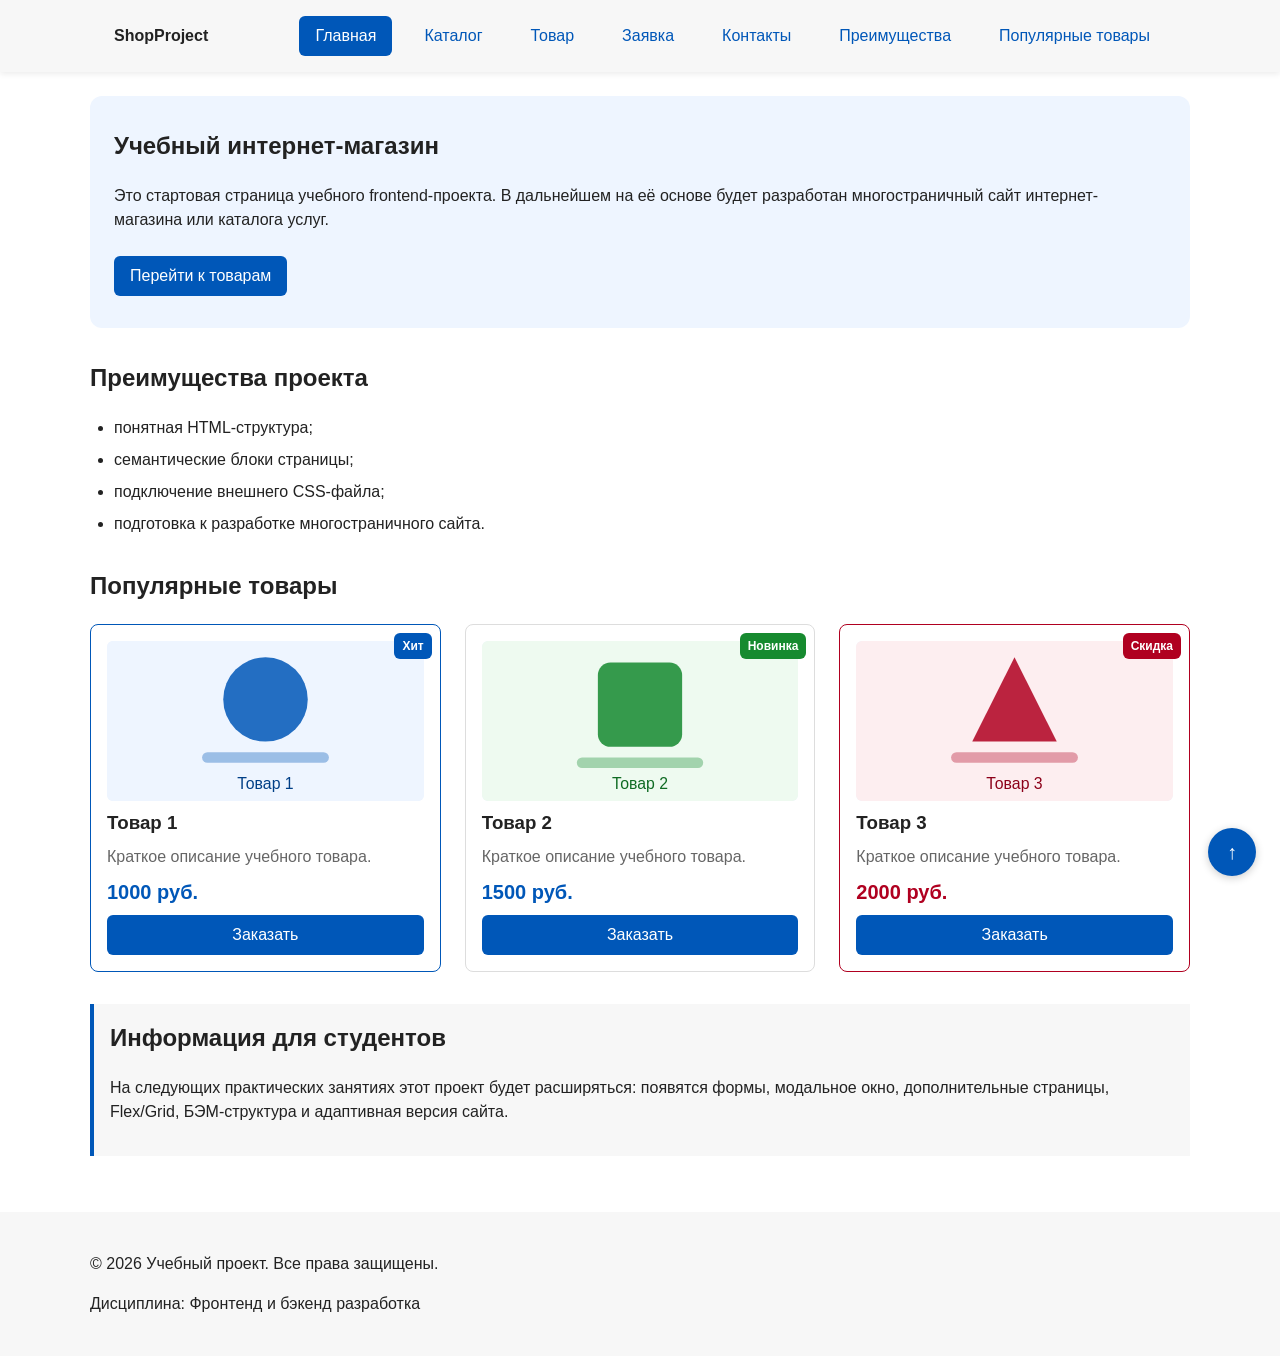
<file: index.html>
<!DOCTYPE html>
<html lang="ru">
<head>
  <meta charset="UTF-8">
  <meta name="viewport" content="width=device-width, initial-scale=1.0">
  <meta name="description" content="Учебный интернет-магазин. Главная страница.">
  <title>Главная — Учебный интернет-магазин</title>
  <link rel="stylesheet" href="css/style.css">
  <script src="js/main.js" defer></script>
</head>
<body>
  <header class="site-header">
    <div class="site-header__inner">
      <a class="site-header__logo" href="index.html">ShopProject</a>
      <nav class="site-nav" aria-label="Основная навигация">
        <ul class="site-nav__list">
          <li class="site-nav__item"><a class="site-nav__link site-nav__link--active" href="index.html">Главная</a></li>
          <li class="site-nav__item"><a class="site-nav__link" href="catalog.html">Каталог</a></li>
          <li class="site-nav__item"><a class="site-nav__link" href="product.html">Товар</a></li>
          <li class="site-nav__item"><a class="site-nav__link" href="order.html">Заявка</a></li>
          <li class="site-nav__item"><a class="site-nav__link" href="contacts.html">Контакты</a></li>
          <li class="site-nav__item"><a class="site-nav__link" href="index.html#advantages">Преимущества</a></li>
          <li class="site-nav__item"><a class="site-nav__link" href="index.html#popular">Популярные товары</a></li>
        </ul>
      </nav>
    </div>
  </header>

  <main>
    <section class="hero">
      <h1 class="hero__title">Учебный интернет-магазин</h1>
      <p class="hero__text">
        Это стартовая страница учебного frontend-проекта.
        В дальнейшем на её основе будет разработан многостраничный сайт
        интернет-магазина или каталога услуг.
      </p>
      <a class="button button--primary" href="#popular">Перейти к товарам</a>
    </section>

    <section class="section" id="advantages">
      <h2 class="section__title">Преимущества проекта</h2>
      <ul class="advantages-list">
        <li class="advantages-list__item">понятная HTML-структура;</li>
        <li class="advantages-list__item">семантические блоки страницы;</li>
        <li class="advantages-list__item">подключение внешнего CSS-файла;</li>
        <li class="advantages-list__item">подготовка к разработке многостраничного сайта.</li>
      </ul>
    </section>

    <section class="section" id="popular">
      <h2 class="section__title">Популярные товары</h2>
      <div class="products-grid">
        <article class="product-card product-card--featured">
          <img class="product-card__img" src="images/product-1.svg" alt="Учебный товар 1: синяя коробка" width="600" height="400" loading="lazy">
          <span class="product-card__badge">Хит</span>
          <h3 class="product-card__title">Товар 1</h3>
          <p class="product-card__description">Краткое описание учебного товара.</p>
          <p class="product-card__price">1000 руб.</p>
          <button class="button button--primary product-card__button" type="button" data-product="Товар 1">Заказать</button>
        </article>
        <article class="product-card product-card--new">
          <img class="product-card__img" src="images/product-2.svg" alt="Учебный товар 2: зелёная коробка" width="600" height="400" loading="lazy">
          <span class="product-card__badge product-card__badge--new">Новинка</span>
          <h3 class="product-card__title">Товар 2</h3>
          <p class="product-card__description">Краткое описание учебного товара.</p>
          <p class="product-card__price">1500 руб.</p>
          <button class="button button--primary product-card__button" type="button" data-product="Товар 2">Заказать</button>
        </article>
        <article class="product-card product-card--discount">
          <img class="product-card__img" src="images/product-3.svg" alt="Учебный товар 3: красная коробка" width="600" height="400" loading="lazy">
          <span class="product-card__badge product-card__badge--discount">Скидка</span>
          <h3 class="product-card__title">Товар 3</h3>
          <p class="product-card__description">Краткое описание учебного товара.</p>
          <p class="product-card__price">2000 руб.</p>
          <button class="button button--primary product-card__button" type="button" data-product="Товар 3">Заказать</button>
        </article>
      </div>
    </section>

    <aside class="aside-info">
      <h2 class="aside-info__title">Информация для студентов</h2>
      <p class="aside-info__text">
        На следующих практических занятиях этот проект будет расширяться:
        появятся формы, модальное окно, дополнительные страницы, Flex/Grid,
        БЭМ-структура и адаптивная версия сайта.
      </p>
    </aside>
  </main>

  <footer class="site-footer" id="contacts">
    <div class="site-footer__inner">
      <p>&copy; 2026 Учебный проект. Все права защищены.</p>
      <p>Дисциплина: Фронтенд и бэкенд разработка</p>
    </div>
  </footer>

  <dialog class="order-dialog" id="order-dialog" aria-labelledby="order-dialog-title">
    <h2 class="order-dialog__title" id="order-dialog-title">Оформление заявки</h2>
    <form class="order-form" id="order-form" action="#" method="post" novalidate>
      <input id="selected-product" name="selected-product" type="hidden">
      <div class="order-form__field">
        <label class="order-form__label" for="order-name">Имя</label>
        <input class="order-form__input" id="order-name" name="name" type="text" placeholder="Введите ваше имя" minlength="2" autocomplete="given-name" required>
      </div>
      <div class="order-form__field">
        <label class="order-form__label" for="order-email">E-mail</label>
        <input class="order-form__input" id="order-email" name="email" type="email" placeholder="example@mail.ru" autocomplete="email" required>
      </div>
      <div class="order-form__field">
        <label class="order-form__label" for="order-phone">Телефон</label>
        <input class="order-form__input" id="order-phone" name="phone" type="tel" inputmode="tel" placeholder="+7 (900) 000-00-00" pattern="^\+7 \(\d{3}\) \d{3}-\d{2}-\d{2}$" required>
        <small class="order-form__hint">Формат: +7 (900) 000-00-00</small>
      </div>
      <div class="order-form__field">
        <label class="order-form__label" for="order-date">Дата связи</label>
        <input class="order-form__input" id="order-date" name="date" type="date">
      </div>
      <div class="order-form__field">
        <label class="order-form__label" for="order-topic">Тема заявки</label>
        <select class="order-form__select" id="order-topic" name="topic" required>
          <option value="">Выберите тему</option>
          <option value="product">Заказ товара</option>
          <option value="consultation">Консультация</option>
          <option value="delivery">Доставка</option>
        </select>
      </div>
      <div class="order-form__field">
        <label class="order-form__label" for="order-comment">Комментарий</label>
        <textarea class="order-form__textarea" id="order-comment" name="comment" rows="4" placeholder="Укажите дополнительную информацию"></textarea>
      </div>
      <div class="order-form__field order-form__field--checkbox">
        <label class="order-form__label">
          <input class="order-form__checkbox" id="order-agreement" name="agreement" type="checkbox" required>
          Я согласен на обработку данных
        </label>
      </div>
      <div class="order-form__actions">
        <button class="button button--secondary" type="button" id="close-order-dialog">Закрыть</button>
        <button class="button button--primary" type="submit">Отправить заявку</button>
      </div>
    </form>
  </dialog>

  <p class="success-message" id="success-message" hidden>Форма успешно отправлена!</p>

  <button class="scroll-top-button" id="scroll-top-button" type="button" aria-label="Наверх">↑</button>
</body>
</html>
</file>
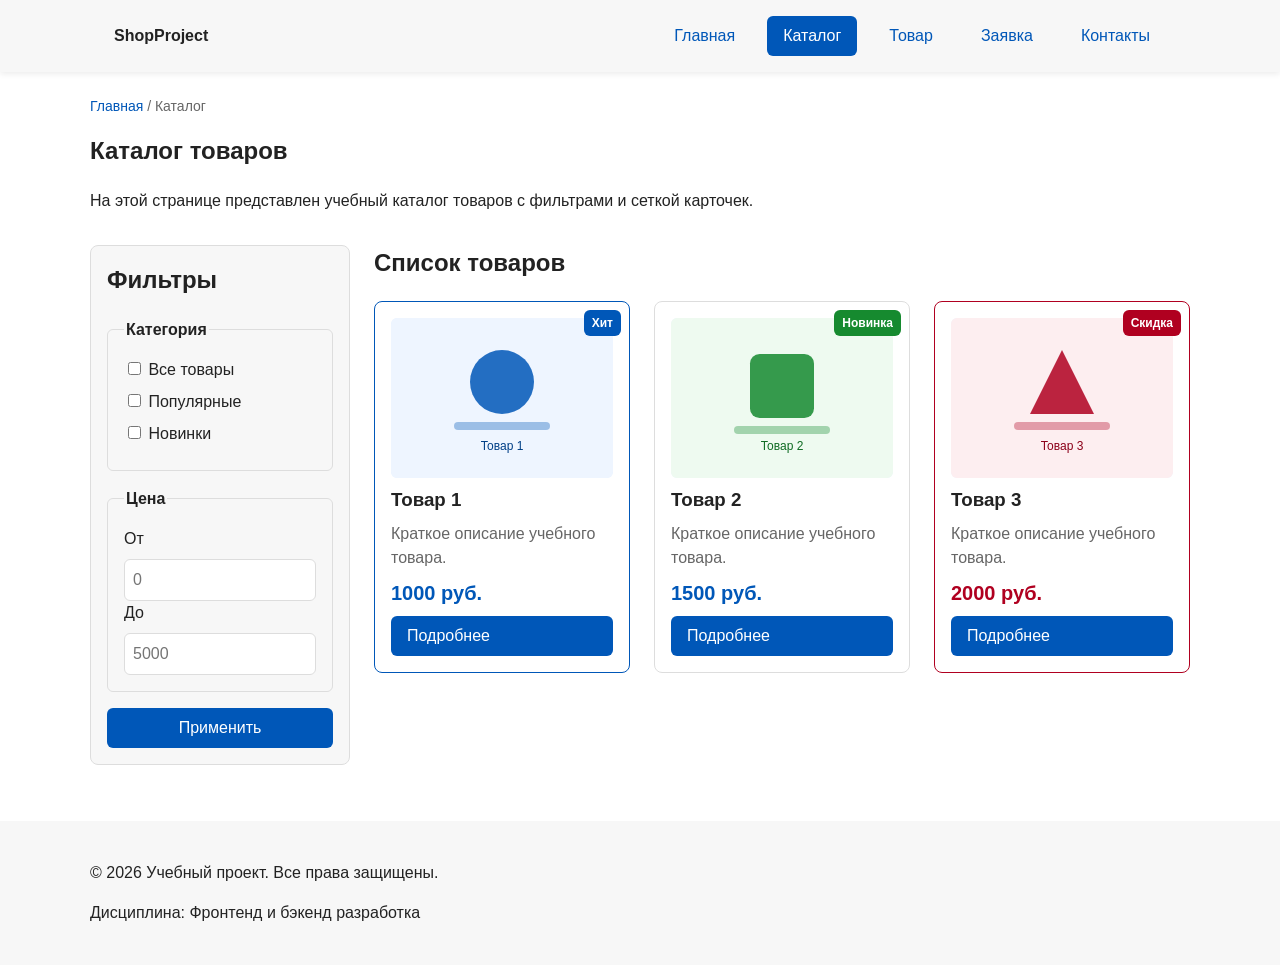
<file: catalog.html>
<!DOCTYPE html>
<html lang="ru">
<head>
  <meta charset="UTF-8">
  <meta name="viewport" content="width=device-width, initial-scale=1.0">
  <meta name="description" content="Каталог товаров учебного интернет-магазина.">
  <title>Каталог — Учебный интернет-магазин</title>
  <link rel="stylesheet" href="css/style.css">
</head>
<body>
  <header class="site-header">
    <div class="site-header__inner">
      <a class="site-header__logo" href="index.html">ShopProject</a>
      <nav class="site-nav" aria-label="Основная навигация">
        <ul class="site-nav__list">
          <li class="site-nav__item"><a class="site-nav__link" href="index.html">Главная</a></li>
          <li class="site-nav__item"><a class="site-nav__link site-nav__link--active" href="catalog.html">Каталог</a></li>
          <li class="site-nav__item"><a class="site-nav__link" href="product.html">Товар</a></li>
          <li class="site-nav__item"><a class="site-nav__link" href="order.html">Заявка</a></li>
          <li class="site-nav__item"><a class="site-nav__link" href="contacts.html">Контакты</a></li>
        </ul>
      </nav>
    </div>
  </header>

  <main>
    <nav class="breadcrumbs" aria-label="Хлебные крошки">
      <a class="breadcrumbs__link" href="index.html">Главная</a>
      <span class="breadcrumbs__current">Каталог</span>
    </nav>

    <section class="section">
      <h1 class="section__title">Каталог товаров</h1>
      <p>На этой странице представлен учебный каталог товаров с фильтрами и сеткой карточек.</p>
    </section>

    <section class="catalog-layout">
      <aside class="catalog-filters">
        <h2 class="section__title">Фильтры</h2>
        <form class="filters-form" action="#" method="get">
          <fieldset>
            <legend>Категория</legend>
            <label><input type="checkbox" name="category" value="all"> Все товары</label>
            <label><input type="checkbox" name="category" value="popular"> Популярные</label>
            <label><input type="checkbox" name="category" value="new"> Новинки</label>
          </fieldset>
          <fieldset>
            <legend>Цена</legend>
            <label for="price-from">От</label>
            <input id="price-from" name="price-from" type="number" min="0" placeholder="0">
            <label for="price-to">До</label>
            <input id="price-to" name="price-to" type="number" min="0" placeholder="5000">
          </fieldset>
          <button class="button button--primary" type="submit">Применить</button>
        </form>
      </aside>

      <section class="catalog-products">
        <h2 class="section__title">Список товаров</h2>
        <div class="products-grid">
          <article class="product-card product-card--featured">
            <img class="product-card__img" src="images/product-1.svg" alt="Учебный товар 1: синяя коробка" width="600" height="400" loading="lazy">
            <span class="product-card__badge">Хит</span>
            <h3 class="product-card__title">Товар 1</h3>
            <p class="product-card__description">Краткое описание учебного товара.</p>
            <p class="product-card__price">1000 руб.</p>
            <a class="button button--primary product-card__button" href="product.html">Подробнее</a>
          </article>
          <article class="product-card product-card--new">
            <img class="product-card__img" src="images/product-2.svg" alt="Учебный товар 2: зелёная коробка" width="600" height="400" loading="lazy">
            <span class="product-card__badge product-card__badge--new">Новинка</span>
            <h3 class="product-card__title">Товар 2</h3>
            <p class="product-card__description">Краткое описание учебного товара.</p>
            <p class="product-card__price">1500 руб.</p>
            <a class="button button--primary product-card__button" href="product.html">Подробнее</a>
          </article>
          <article class="product-card product-card--discount">
            <img class="product-card__img" src="images/product-3.svg" alt="Учебный товар 3: красная коробка" width="600" height="400" loading="lazy">
            <span class="product-card__badge product-card__badge--discount">Скидка</span>
            <h3 class="product-card__title">Товар 3</h3>
            <p class="product-card__description">Краткое описание учебного товара.</p>
            <p class="product-card__price">2000 руб.</p>
            <a class="button button--primary product-card__button" href="product.html">Подробнее</a>
          </article>
        </div>
      </section>
    </section>
  </main>

  <footer class="site-footer">
    <div class="site-footer__inner">
      <p>&copy; 2026 Учебный проект. Все права защищены.</p>
      <p>Дисциплина: Фронтенд и бэкенд разработка</p>
    </div>
  </footer>
</body>
</html>
</file>
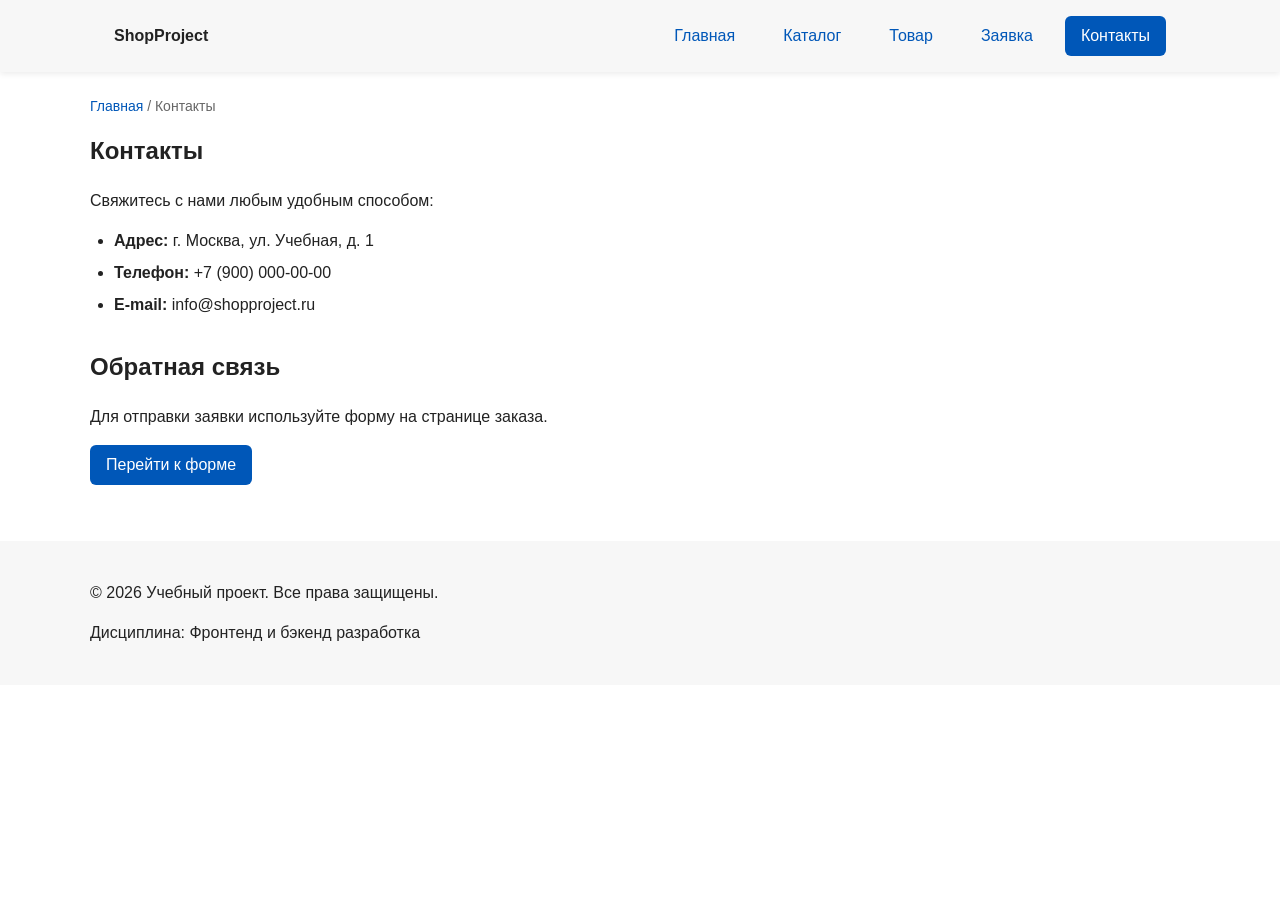
<file: contacts.html>
<!DOCTYPE html>
<html lang="ru">
<head>
  <meta charset="UTF-8">
  <meta name="viewport" content="width=device-width, initial-scale=1.0">
  <meta name="description" content="Контактная информация учебного интернет-магазина.">
  <title>Контакты — Учебный интернет-магазин</title>
  <link rel="stylesheet" href="css/style.css">
</head>
<body>
  <header class="site-header">
    <div class="site-header__inner">
      <a class="site-header__logo" href="index.html">ShopProject</a>
      <nav class="site-nav" aria-label="Основная навигация">
        <ul class="site-nav__list">
          <li class="site-nav__item"><a class="site-nav__link" href="index.html">Главная</a></li>
          <li class="site-nav__item"><a class="site-nav__link" href="catalog.html">Каталог</a></li>
          <li class="site-nav__item"><a class="site-nav__link" href="product.html">Товар</a></li>
          <li class="site-nav__item"><a class="site-nav__link" href="order.html">Заявка</a></li>
          <li class="site-nav__item"><a class="site-nav__link site-nav__link--active" href="contacts.html">Контакты</a></li>
        </ul>
      </nav>
    </div>
  </header>

  <main>
    <nav class="breadcrumbs" aria-label="Хлебные крошки">
      <a class="breadcrumbs__link" href="index.html">Главная</a>
      <span class="breadcrumbs__current">Контакты</span>
    </nav>

    <section class="section">
      <h1 class="section__title">Контакты</h1>
      <p>Свяжитесь с нами любым удобным способом:</p>
      <ul class="advantages-list">
        <li class="advantages-list__item"><strong>Адрес:</strong> г. Москва, ул. Учебная, д. 1</li>
        <li class="advantages-list__item"><strong>Телефон:</strong> +7 (900) 000-00-00</li>
        <li class="advantages-list__item"><strong>E-mail:</strong> info@shopproject.ru</li>
      </ul>
    </section>

    <section class="section" id="feedback">
      <h2 class="section__title">Обратная связь</h2>
      <p>Для отправки заявки используйте форму на странице заказа.</p>
      <a class="button button--primary" href="order.html">Перейти к форме</a>
    </section>
  </main>

  <footer class="site-footer">
    <div class="site-footer__inner">
      <p>&copy; 2026 Учебный проект. Все права защищены.</p>
      <p>Дисциплина: Фронтенд и бэкенд разработка</p>
    </div>
  </footer>
</body>
</html>
</file>
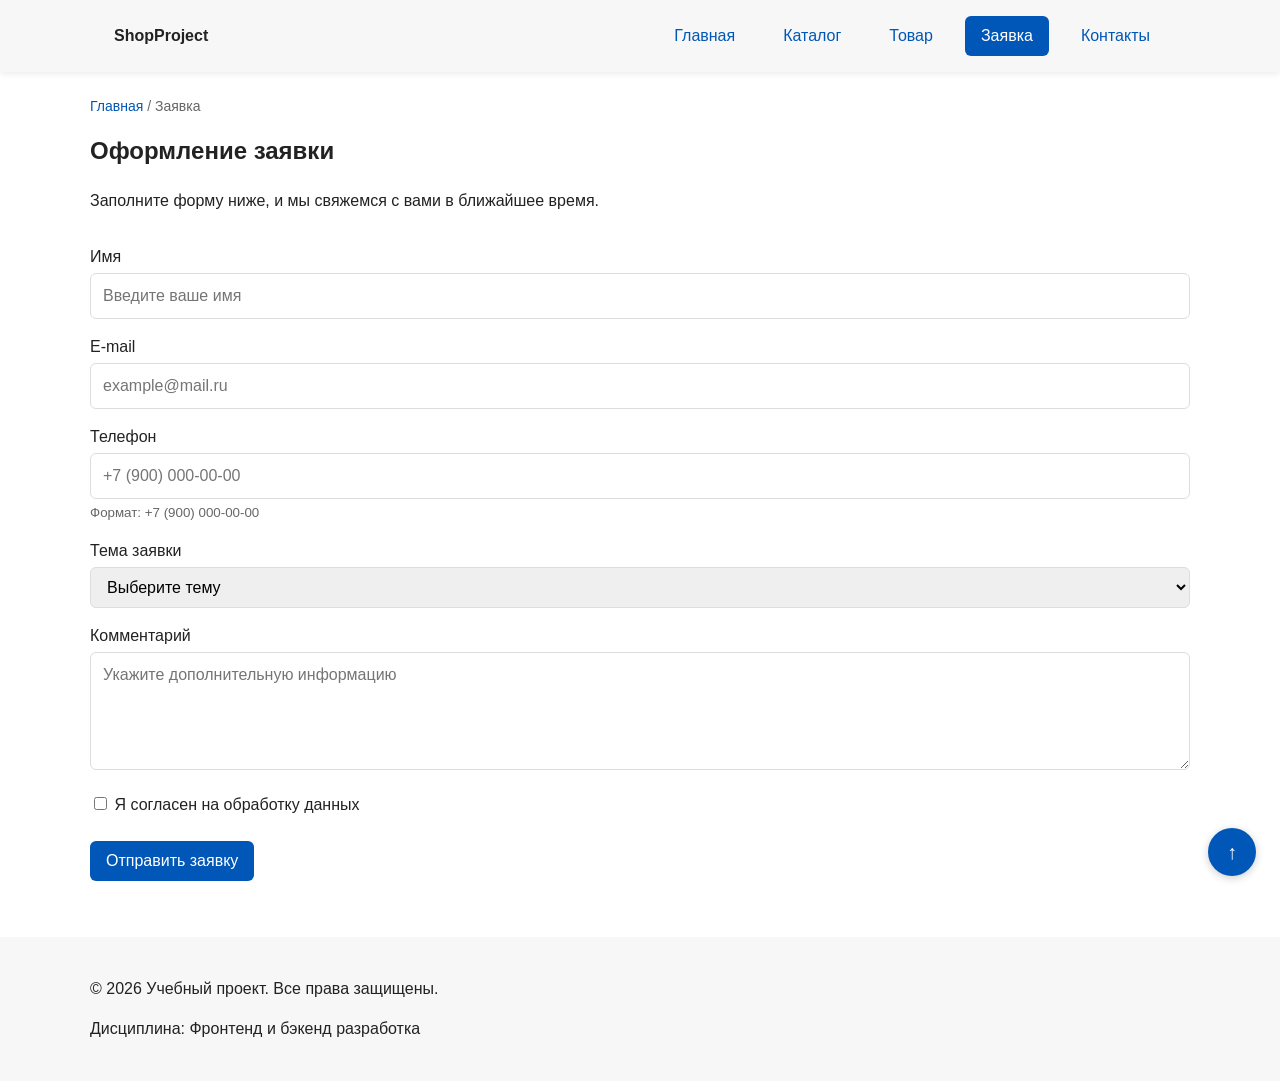
<file: order.html>
<!DOCTYPE html>
<html lang="ru">
<head>
  <meta charset="UTF-8">
  <meta name="viewport" content="width=device-width, initial-scale=1.0">
  <meta name="description" content="Оформление заявки в учебном интернет-магазине ShopProject.">
  <title>Оформление заявки — Учебный интернет-магазин</title>
  <link rel="stylesheet" href="css/style.css">
</head>
<body>
  <header class="site-header">
    <div class="site-header__inner">
      <a class="site-header__logo" href="index.html">ShopProject</a>
      <nav class="site-nav" aria-label="Основная навигация">
        <ul class="site-nav__list">
          <li class="site-nav__item">
            <a class="site-nav__link" href="index.html">Главная</a>
          </li>
          <li class="site-nav__item">
            <a class="site-nav__link" href="catalog.html">Каталог</a>
          </li>
          <li class="site-nav__item">
            <a class="site-nav__link" href="product.html">Товар</a>
          </li>
          <li class="site-nav__item">
            <a class="site-nav__link site-nav__link--active" href="order.html">Заявка</a>
          </li>
          <li class="site-nav__item">
            <a class="site-nav__link" href="contacts.html">Контакты</a>
          </li>
        </ul>
      </nav>
    </div>
  </header>

  <main>
    <nav class="breadcrumbs" aria-label="Хлебные крошки">
      <a class="breadcrumbs__link" href="index.html">Главная</a>
      <span class="breadcrumbs__current">Заявка</span>
    </nav>

    <section class="section">
      <h1 class="section__title">Оформление заявки</h1>
      <p>Заполните форму ниже, и мы свяжемся с вами в ближайшее время.</p>
    </section>

    <section class="section">
      <form class="order-form" id="order-form-page" action="#" method="post" novalidate>
        <div class="order-form__field">
          <label class="order-form__label" for="page-name">Имя</label>
          <input class="order-form__input" id="page-name" name="name" type="text" placeholder="Введите ваше имя" minlength="2" autocomplete="given-name" required>
        </div>

        <div class="order-form__field">
          <label class="order-form__label" for="page-email">E-mail</label>
          <input class="order-form__input" id="page-email" name="email" type="email" placeholder="example@mail.ru" autocomplete="email" required>
        </div>

        <div class="order-form__field">
          <label class="order-form__label" for="page-phone">Телефон</label>
          <input class="order-form__input" id="page-phone" name="phone" type="tel" inputmode="tel" placeholder="+7 (900) 000-00-00" pattern="^\+7 \(\d{3}\) \d{3}-\d{2}-\d{2}$" required>
          <small class="order-form__hint">Формат: +7 (900) 000-00-00</small>
        </div>

        <div class="order-form__field">
          <label class="order-form__label" for="page-topic">Тема заявки</label>
          <select class="order-form__select" id="page-topic" name="topic" required>
            <option value="">Выберите тему</option>
            <option value="product">Заказ товара</option>
            <option value="consultation">Консультация</option>
            <option value="delivery">Доставка</option>
          </select>
        </div>

        <div class="order-form__field">
          <label class="order-form__label" for="page-comment">Комментарий</label>
          <textarea class="order-form__textarea" id="page-comment" name="comment" rows="4" placeholder="Укажите дополнительную информацию"></textarea>
        </div>

        <div class="order-form__field order-form__field--checkbox">
          <label class="order-form__label">
            <input class="order-form__checkbox" id="page-agreement" name="agreement" type="checkbox" required>
            Я согласен на обработку данных
          </label>
        </div>

        <div class="order-form__actions">
          <button class="button button--primary" type="submit">Отправить заявку</button>
        </div>
      </form>

      <p class="success-message" id="success-message-page" hidden>
        Форма успешно отправлена!
      </p>
    </section>
  </main>

  <footer class="site-footer">
    <div class="site-footer__inner">
      <p>&copy; 2026 Учебный проект. Все права защищены.</p>
      <p>Дисциплина: Фронтенд и бэкенд разработка</p>
    </div>
  </footer>

  <button class="scroll-top-button" id="scroll-top-button" type="button" aria-label="Наверх">↑</button>

  <script src="js/main.js" defer></script>
</body>
</html>
</file>
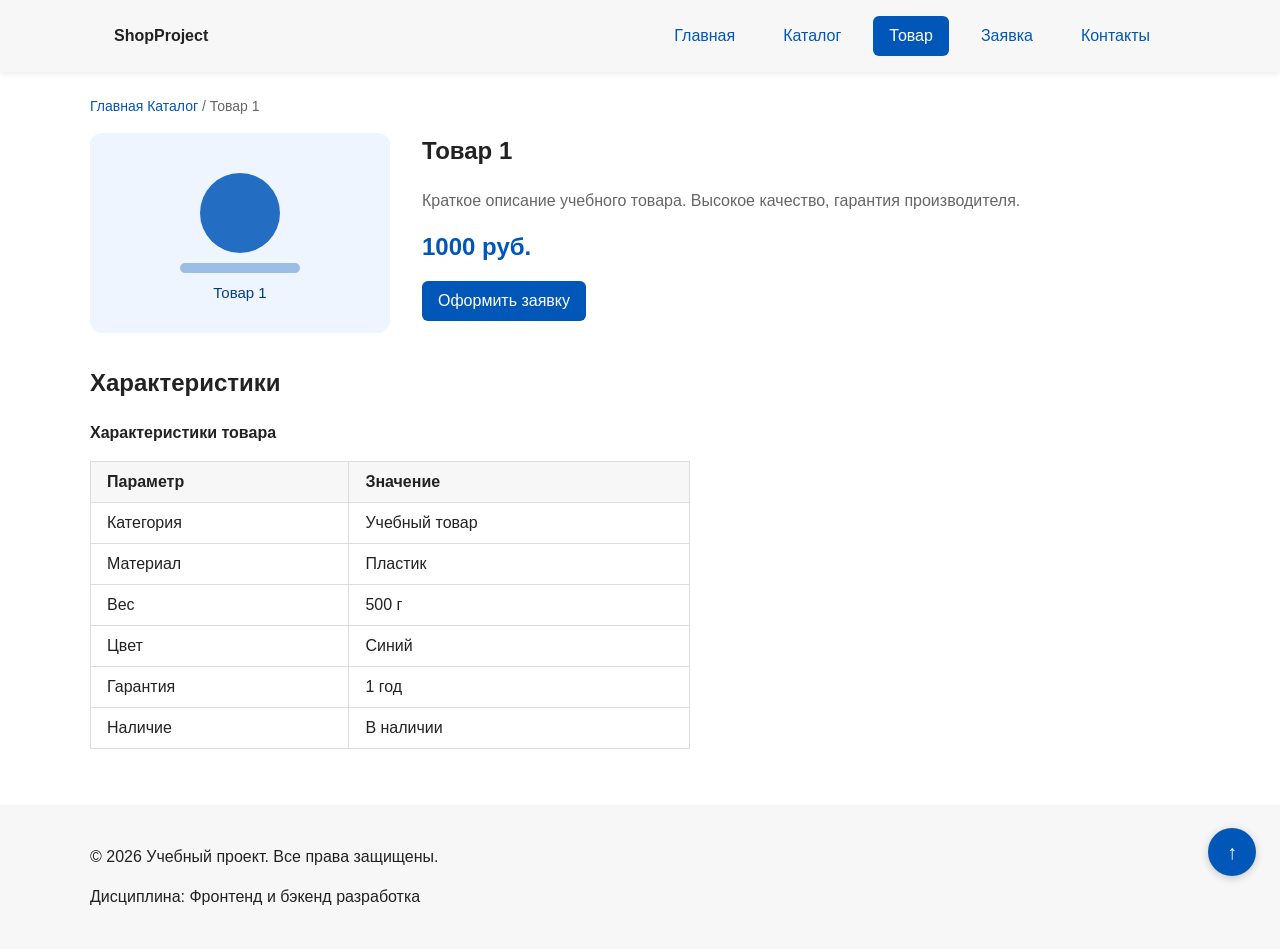
<file: product.html>
<!DOCTYPE html>
<html lang="ru">
<head>
  <meta charset="UTF-8">
  <meta name="viewport" content="width=device-width, initial-scale=1.0">
  <meta name="description" content="Карточка товара учебного интернет-магазина.">
  <title>Товар 1 — Учебный интернет-магазин</title>
  <link rel="stylesheet" href="css/style.css">
</head>
<body>
  <header class="site-header">
    <div class="site-header__inner">
      <a class="site-header__logo" href="index.html">ShopProject</a>
      <nav class="site-nav" aria-label="Основная навигация">
        <ul class="site-nav__list">
          <li class="site-nav__item"><a class="site-nav__link" href="index.html">Главная</a></li>
          <li class="site-nav__item"><a class="site-nav__link" href="catalog.html">Каталог</a></li>
          <li class="site-nav__item"><a class="site-nav__link site-nav__link--active" href="product.html">Товар</a></li>
          <li class="site-nav__item"><a class="site-nav__link" href="order.html">Заявка</a></li>
          <li class="site-nav__item"><a class="site-nav__link" href="contacts.html">Контакты</a></li>
        </ul>
      </nav>
    </div>
  </header>

  <main>
    <nav class="breadcrumbs" aria-label="Хлебные крошки">
      <a class="breadcrumbs__link" href="index.html">Главная</a>
      <a class="breadcrumbs__link" href="catalog.html">Каталог</a>
      <span class="breadcrumbs__current">Товар 1</span>
    </nav>

    <section class="section product-details">
      <div class="product-details__content">
        <div class="product-details__image">
          <img class="product-details__photo" src="images/product-1.svg" alt="Фото товара 1 крупным планом" width="600" height="400">
        </div>
        <div class="product-details__info">
          <h1 class="product-details__title">Товар 1</h1>
          <p class="product-details__description">
            Краткое описание учебного товара. Высокое качество, гарантия производителя.
          </p>
          <p class="product-details__price">1000 руб.</p>
          <a class="button button--primary" href="order.html">Оформить заявку</a>
        </div>
      </div>
    </section>

    <section class="section">
      <h2 class="section__title">Характеристики</h2>
      <table class="product-table">
        <caption>Характеристики товара</caption>
        <thead>
          <tr>
            <th>Параметр</th>
            <th>Значение</th>
          </tr>
        </thead>
        <tbody>
          <tr><td>Категория</td><td>Учебный товар</td></tr>
          <tr><td>Материал</td><td>Пластик</td></tr>
          <tr><td>Вес</td><td>500 г</td></tr>
          <tr><td>Цвет</td><td>Синий</td></tr>
          <tr><td>Гарантия</td><td>1 год</td></tr>
          <tr><td>Наличие</td><td>В наличии</td></tr>
        </tbody>
      </table>
    </section>
  </main>

  <footer class="site-footer">
    <div class="site-footer__inner">
      <p>&copy; 2026 Учебный проект. Все права защищены.</p>
      <p>Дисциплина: Фронтенд и бэкенд разработка</p>
    </div>
  </footer>

  <button class="scroll-top-button" id="scroll-top-button" type="button" aria-label="Наверх">↑</button>
</body>
</html>
</file>
<file: css/style.css>
/* ===============================
   1. Переменные проекта
   =============================== */
:root {
  --color-bg: #ffffff;
  --color-text: #222222;
  --color-muted: #666666;
  --color-primary: #0057b8;
  --color-primary-dark: #003f86;
  --color-border: #dddddd;
  --color-surface: #f7f7f7;
  --color-surface-accent: #eef5ff;
  --color-danger: #b00020;
  --color-success: #168a2f;
  --color-success-bg: #eefaf0;
  --color-white: #ffffff;

  --space-xs: 4px;
  --space-sm: 8px;
  --space-md: 16px;
  --space-lg: 24px;
  --space-xl: 32px;

  --radius-sm: 6px;
  --radius-md: 8px;
  --radius-lg: 12px;

  --container-width: 1100px;
}

/* ===============================
   2. Базовые стили
   =============================== */
* {
  box-sizing: border-box;
}

html {
  scroll-behavior: smooth;
  scroll-padding-top: 100px;
}

body {
  margin: 0;
  font-family: Arial, sans-serif;
  line-height: 1.5;
  color: var(--color-text);
  background-color: var(--color-bg);
}

header,
main,
footer {
  padding: var(--space-lg);
}

/* ===============================
   3. Общие элементы интерфейса
   =============================== */
a {
  color: var(--color-primary);
}

a:hover {
  color: var(--color-primary-dark);
}

a:focus-visible {
  outline: 2px solid var(--color-primary);
  outline-offset: 3px;
}

.button {
  display: inline-block;
  padding: var(--space-sm) var(--space-md);
  border: none;
  border-radius: var(--radius-sm);
  font: inherit;
  text-decoration: none;
  cursor: pointer;
}

.button--primary {
  color: var(--color-white);
  background-color: var(--color-primary);
}

.button--primary:hover {
  background-color: var(--color-primary-dark);
}

.button--secondary {
  color: var(--color-primary);
  background-color: transparent;
  border: 1px solid var(--color-primary);
}

.button--secondary:hover {
  color: var(--color-white);
  background-color: var(--color-primary);
}

.button:focus-visible {
  outline: 2px solid var(--color-primary);
  outline-offset: 3px;
}

.button:disabled,
.button--disabled {
  opacity: 0.6;
  cursor: not-allowed;
}

/* ===============================
   4. Шапка и навигация (sticky)
   =============================== */
.site-header {
  position: sticky;
  top: 0;
  z-index: 90;
  padding-top: 0;
  padding-bottom: 0;
  background-color: var(--color-surface);
  box-shadow: 0 2px 6px rgba(0, 0, 0, 0.08);
}

.site-header__inner {
  max-width: var(--container-width);
  margin: 0 auto;
  padding: var(--space-md) var(--space-lg);
  display: flex;
  align-items: center;
  justify-content: space-between;
  flex-wrap: wrap;
  gap: var(--space-md);
}

.site-header__logo {
  font-weight: 700;
  color: var(--color-text);
  text-decoration: none;
}

.site-nav__list {
  display: flex;
  flex-wrap: wrap;
  justify-content: center;
  align-items: center;
  gap: var(--space-md);
  padding: 0;
  margin: 0;
  list-style: none;
}

.site-nav__link {
  display: inline-block;
  padding: var(--space-sm) var(--space-md);
  color: var(--color-primary);
  text-decoration: none;
  border-radius: var(--radius-sm);
}

.site-nav__link:hover {
  color: var(--color-white);
  background-color: var(--color-primary);
}

.site-nav__link:focus-visible {
  outline: 2px solid var(--color-primary);
  outline-offset: 3px;
}

.site-nav__link--active {
  color: var(--color-white);
  background-color: var(--color-primary);
}

/* ===============================
   5. Hero-блок
   =============================== */
.hero {
  max-width: var(--container-width);
  margin: 0 auto var(--space-xl);
  padding: var(--space-xl) var(--space-lg);
  background-color: var(--color-surface-accent);
  border-radius: var(--radius-lg);
}

.hero__title {
  margin-top: 0;
}

.hero__text {
  margin-bottom: var(--space-lg);
}

/* ===============================
   6. Секции
   =============================== */
.section {
  max-width: var(--container-width);
  margin: 0 auto var(--space-xl);
}

.section__title {
  margin-top: 0;
}

/* ===============================
   7. Список преимуществ
   =============================== */
.advantages-list {
  padding-left: var(--space-lg);
}

.advantages-list__item {
  margin-bottom: var(--space-sm);
}

/* ===============================
   8. Сетка товаров (Grid)
   =============================== */
.products-grid {
  display: grid;
  grid-template-columns: repeat(3, 1fr);
  gap: var(--space-lg);
}

/* ===============================
   9. Карточка товара (БЭМ)
   =============================== */
.product-card {
  position: relative;
  display: flex;
  flex-direction: column;
  gap: var(--space-sm);
  padding: var(--space-md);
  border: 1px solid var(--color-border);
  border-radius: var(--radius-md);
  background-color: var(--color-bg);
  transition: transform 0.2s, box-shadow 0.2s;
}

.product-card:hover {
  transform: translateY(-4px);
  box-shadow: 0 4px 12px rgba(0, 0, 0, 0.1);
  border-color: var(--color-primary);
}

.product-card--featured {
  border-color: var(--color-primary);
}

.product-card--discount {
  border-color: var(--color-danger);
}

.product-card--discount .product-card__price {
  color: var(--color-danger);
}

.product-card__img {
  width: 100%;
  height: 160px;
  object-fit: cover;
  border-radius: var(--radius-sm);
  background-color: var(--color-surface-accent);
}

.product-card__badge {
  position: absolute;
  top: var(--space-sm);
  right: var(--space-sm);
  padding: var(--space-xs) var(--space-sm);
  background-color: var(--color-primary);
  color: var(--color-white);
  font-size: 12px;
  font-weight: bold;
  border-radius: var(--radius-sm);
}

.product-card__badge--new {
  background-color: var(--color-success);
}

.product-card__badge--discount {
  background-color: var(--color-danger);
}

.product-card__title {
  margin: 0;
  color: var(--color-text);
}

.product-card__description {
  margin: 0;
  color: var(--color-muted);
}

.product-card__price {
  margin: 0;
  font-weight: 700;
  font-size: 20px;
  color: var(--color-primary);
}

.product-card__button {
  margin-top: auto;
  align-self: flex-start;
  width: 100%;
}

/* ===============================
   10. Блок aside
   =============================== */
.aside-info {
  max-width: var(--container-width);
  margin: 0 auto var(--space-xl);
  padding: var(--space-md);
  border-left: 4px solid var(--color-primary);
  background-color: var(--color-surface);
}

.aside-info__title {
  margin-top: 0;
}

/* ===============================
   11. Хлебные крошки
   =============================== */
.breadcrumbs {
  max-width: var(--container-width);
  margin: 0 auto var(--space-md);
  font-size: 14px;
  color: var(--color-muted);
}

.breadcrumbs__link {
  color: var(--color-primary);
  text-decoration: none;
}

.breadcrumbs__link:hover {
  text-decoration: underline;
}

.breadcrumbs__current::before {
  content: " / ";
  color: var(--color-muted);
}

/* ===============================
   12. Страница каталога (Grid + sticky-фильтр)
   =============================== */
.catalog-layout {
  max-width: var(--container-width);
  margin: 0 auto var(--space-xl);
  display: grid;
  grid-template-columns: 260px 1fr;
  grid-template-areas: "filters products";
  gap: var(--space-lg);
}

.catalog-filters {
  grid-area: filters;
  position: sticky;
  top: 96px;
  align-self: start;
  padding: var(--space-md);
  border: 1px solid var(--color-border);
  border-radius: var(--radius-md);
  background-color: var(--color-surface);
}

.catalog-products {
  grid-area: products;
}

.filters-form {
  display: grid;
  gap: var(--space-md);
}

.filters-form fieldset {
  margin: 0;
  padding: var(--space-md);
  border: 1px solid var(--color-border);
  border-radius: var(--radius-sm);
}

.filters-form legend {
  font-weight: 700;
}

.filters-form label {
  display: block;
  margin-bottom: var(--space-sm);
}

.filters-form input[type="number"] {
  width: 100%;
  padding: var(--space-sm);
  border: 1px solid var(--color-border);
  border-radius: var(--radius-sm);
  font: inherit;
}

/* ===============================
   13. Страница товара
   =============================== */
.product-details__content {
  display: flex;
  gap: var(--space-xl);
  align-items: flex-start;
}

.product-details__image {
  flex: 0 0 300px;
}

.product-details__photo {
  display: block;
  width: 100%;
  height: auto;
  border-radius: var(--radius-lg);
}

.product-details__info {
  flex: 1;
}

.product-details__title {
  margin-top: 0;
}

.product-details__description {
  color: var(--color-muted);
}

.product-details__price {
  font-size: 24px;
  font-weight: 700;
  color: var(--color-primary);
  margin: var(--space-md) 0;
}

.product-table {
  width: 100%;
  max-width: 600px;
  border-collapse: collapse;
  margin-top: var(--space-md);
}

.product-table caption {
  caption-side: top;
  font-weight: 700;
  margin-bottom: var(--space-md);
  text-align: left;
}

.product-table th,
.product-table td {
  border: 1px solid var(--color-border);
  padding: var(--space-sm) var(--space-md);
  text-align: left;
}

.product-table th {
  background-color: var(--color-surface);
  font-weight: 700;
}

/* ===============================
   14. Форма заявки и модальное окно
   =============================== */
.order-dialog {
  width: min(100% - 32px, 560px);
  padding: var(--space-lg);
  border: none;
  border-radius: var(--radius-lg);
}

.order-dialog::backdrop {
  background-color: rgba(0, 0, 0, 0.5);
}

.order-dialog__title {
  margin-top: 0;
}

.order-form__field {
  margin-bottom: var(--space-md);
}

.order-form__label {
  display: block;
  margin-bottom: var(--space-xs);
}

.order-form__input,
.order-form__select,
.order-form__textarea {
  width: 100%;
  padding: 10px 12px;
  border: 1px solid var(--color-border);
  border-radius: var(--radius-sm);
  font: inherit;
}

.order-form__checkbox {
  width: auto;
}

.order-form__hint {
  display: block;
  margin-top: var(--space-xs);
  color: var(--color-muted);
}

.order-form__input:hover,
.order-form__select:hover,
.order-form__textarea:hover {
  border-color: var(--color-primary);
}

.order-form__input:focus-visible,
.order-form__select:focus-visible,
.order-form__textarea:focus-visible {
  outline: 2px solid var(--color-primary);
  outline-offset: 3px;
}

[aria-invalid="true"] {
  border-color: var(--color-danger);
}

.order-form__actions {
  display: flex;
  gap: var(--space-md);
  margin-top: var(--space-lg);
}

.success-message {
  max-width: var(--container-width);
  margin: var(--space-lg) auto;
  padding: var(--space-md);
  border-left: 4px solid var(--color-success);
  background-color: var(--color-success-bg);
}

/* ===============================
   15. Подвал
   =============================== */
.site-footer {
  background-color: var(--color-surface);
}

.site-footer__inner {
  max-width: var(--container-width);
  margin: 0 auto;
}

/* ===============================
   16. Кнопка «Наверх» и подсветка якоря
   =============================== */
.scroll-top-button {
  position: fixed;
  bottom: var(--space-lg);
  right: var(--space-lg);
  width: 48px;
  height: 48px;
  border: none;
  border-radius: 50%;
  background-color: var(--color-primary);
  color: var(--color-white);
  font-size: 20px;
  cursor: pointer;
  box-shadow: 0 2px 8px rgba(0, 0, 0, 0.2);
  z-index: 100;
}

.scroll-top-button:hover {
  background-color: var(--color-primary-dark);
}

.scroll-top-button:focus-visible {
  outline: 2px solid var(--color-primary);
  outline-offset: 3px;
}

:target {
  outline: 2px dashed var(--color-primary);
  outline-offset: 4px;
}
</file>
